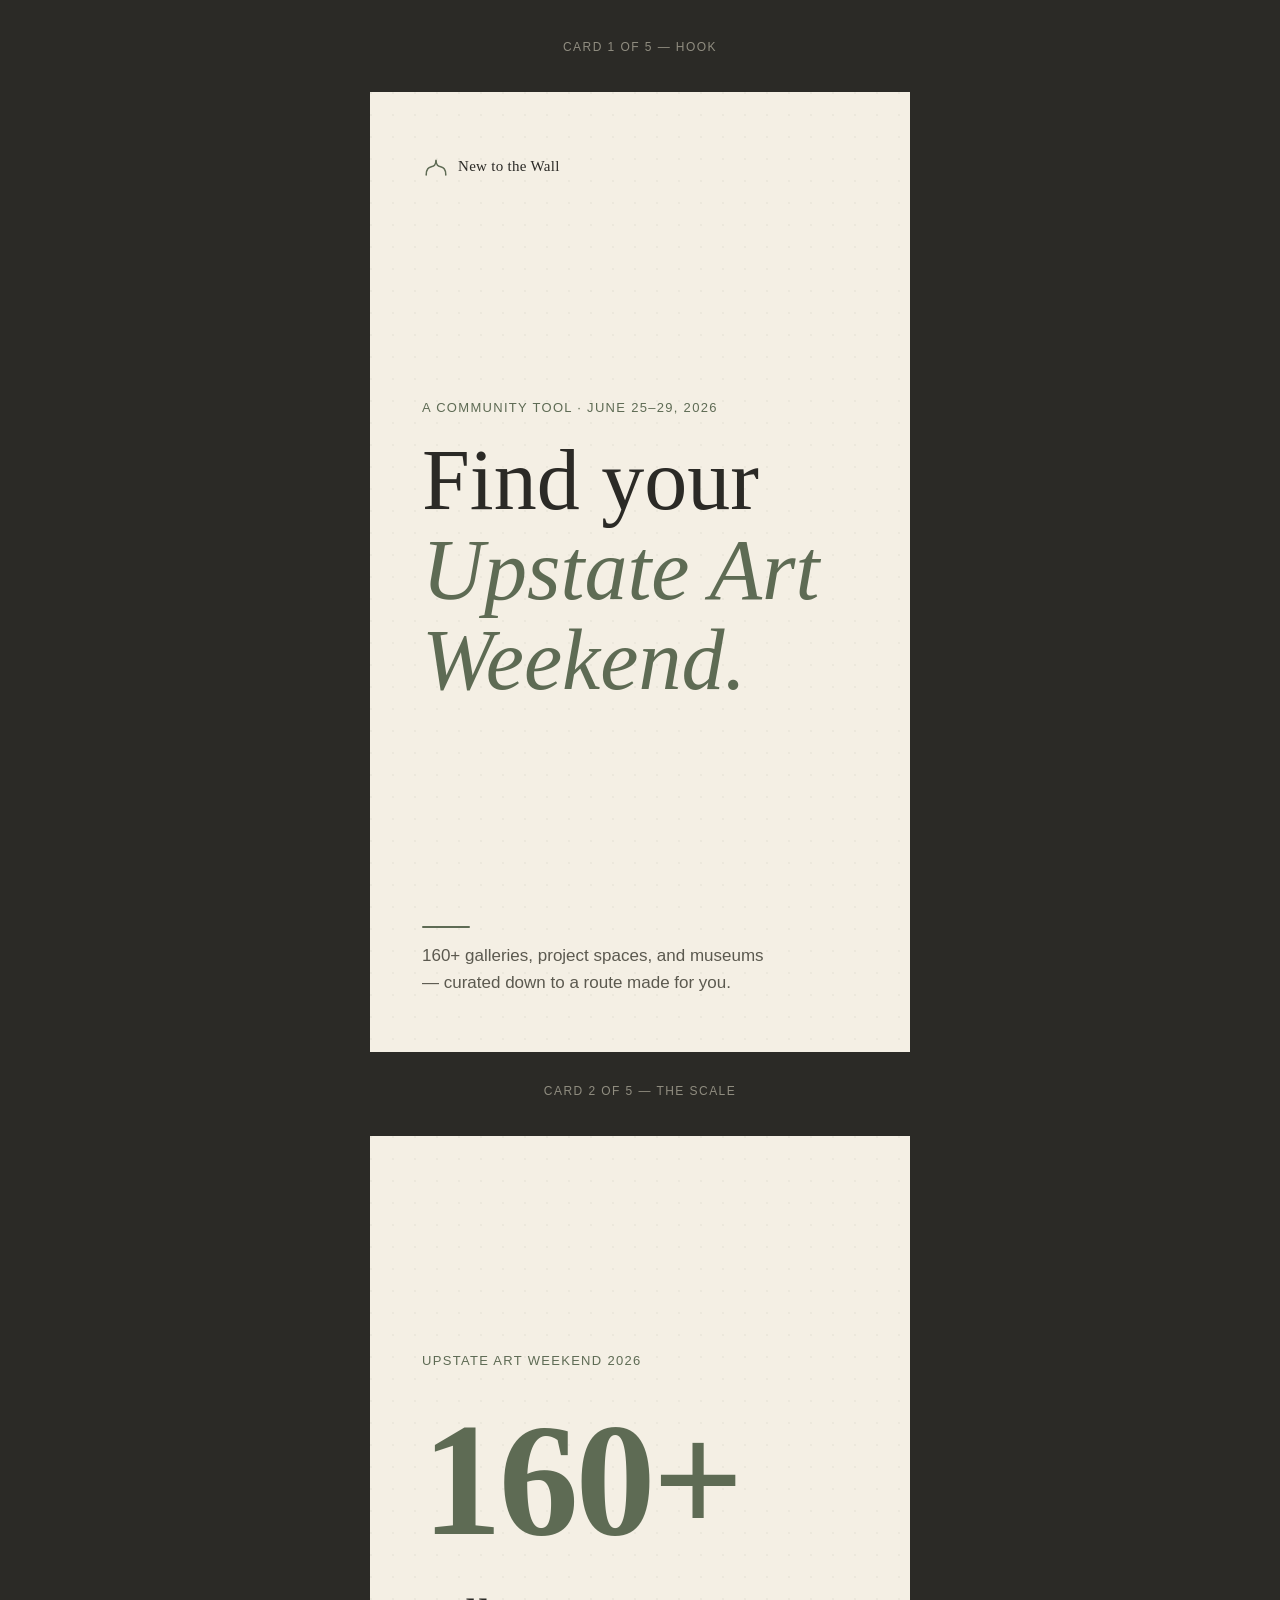
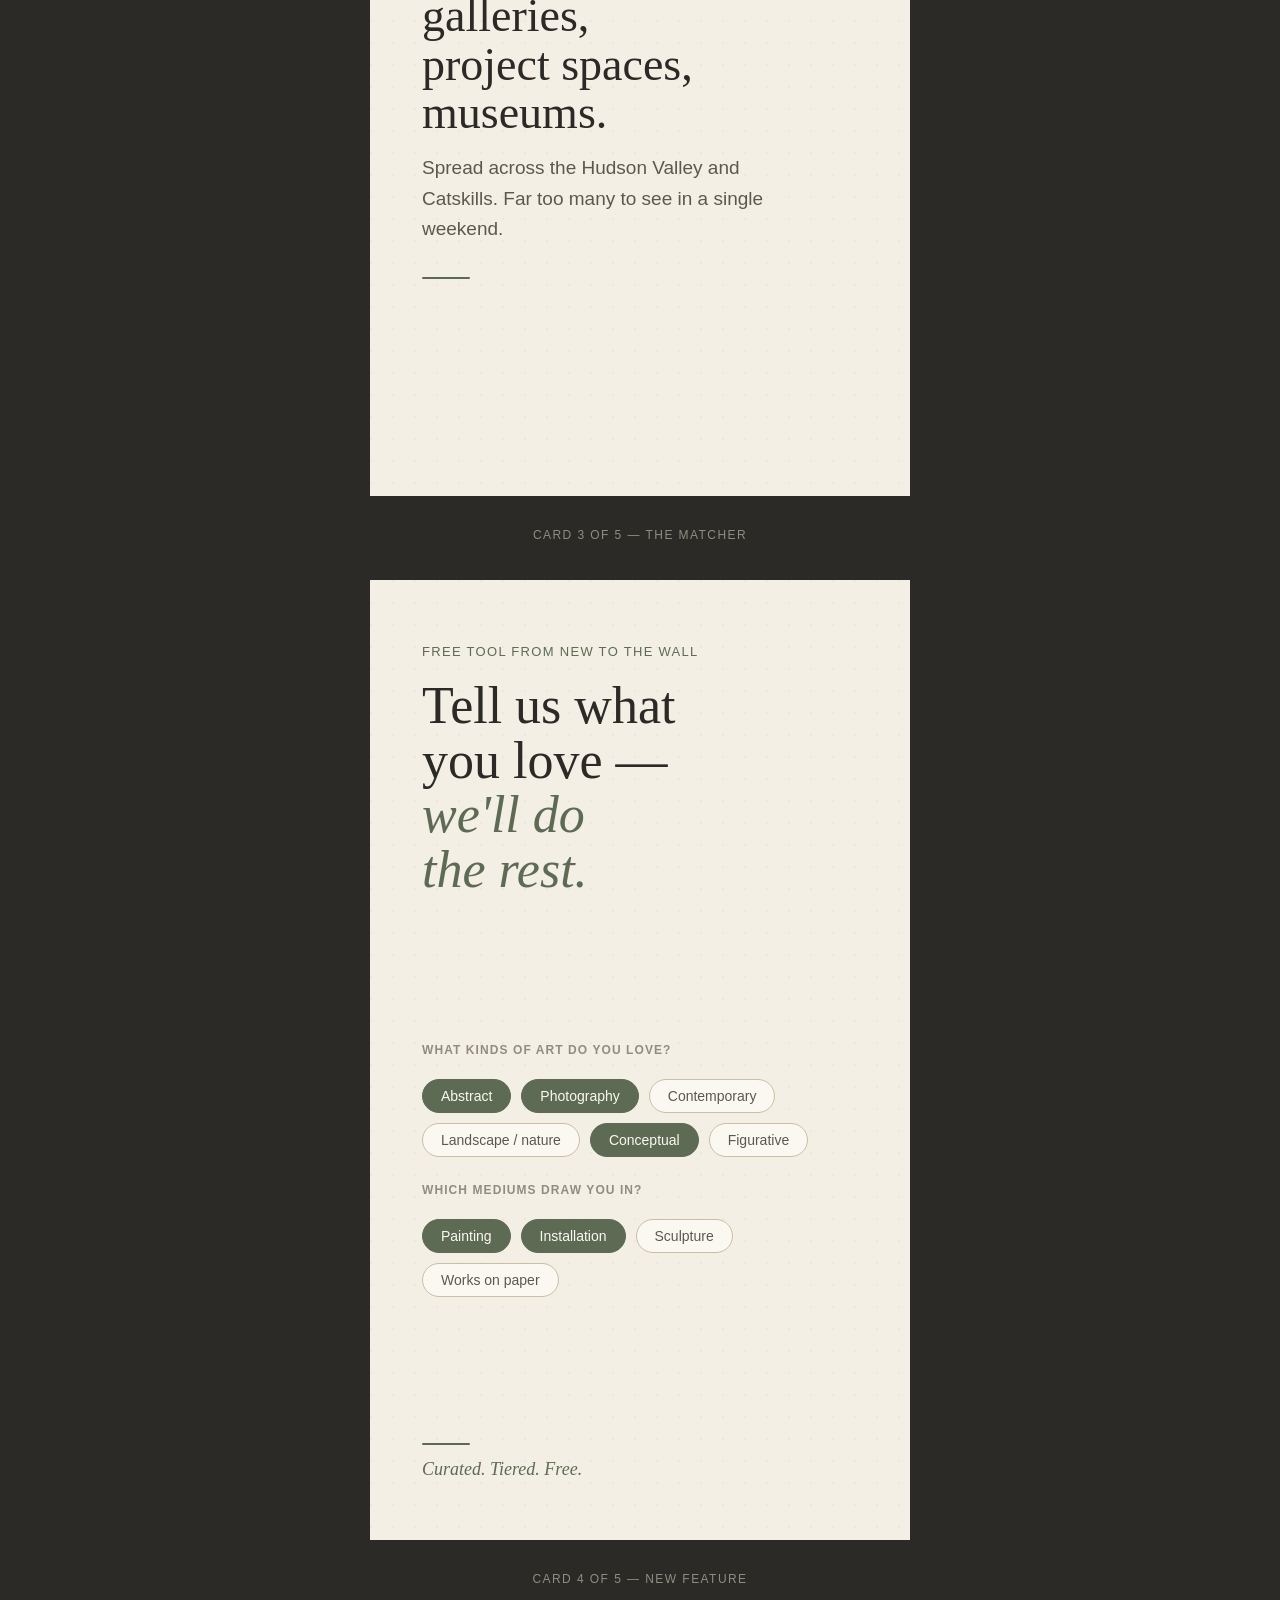
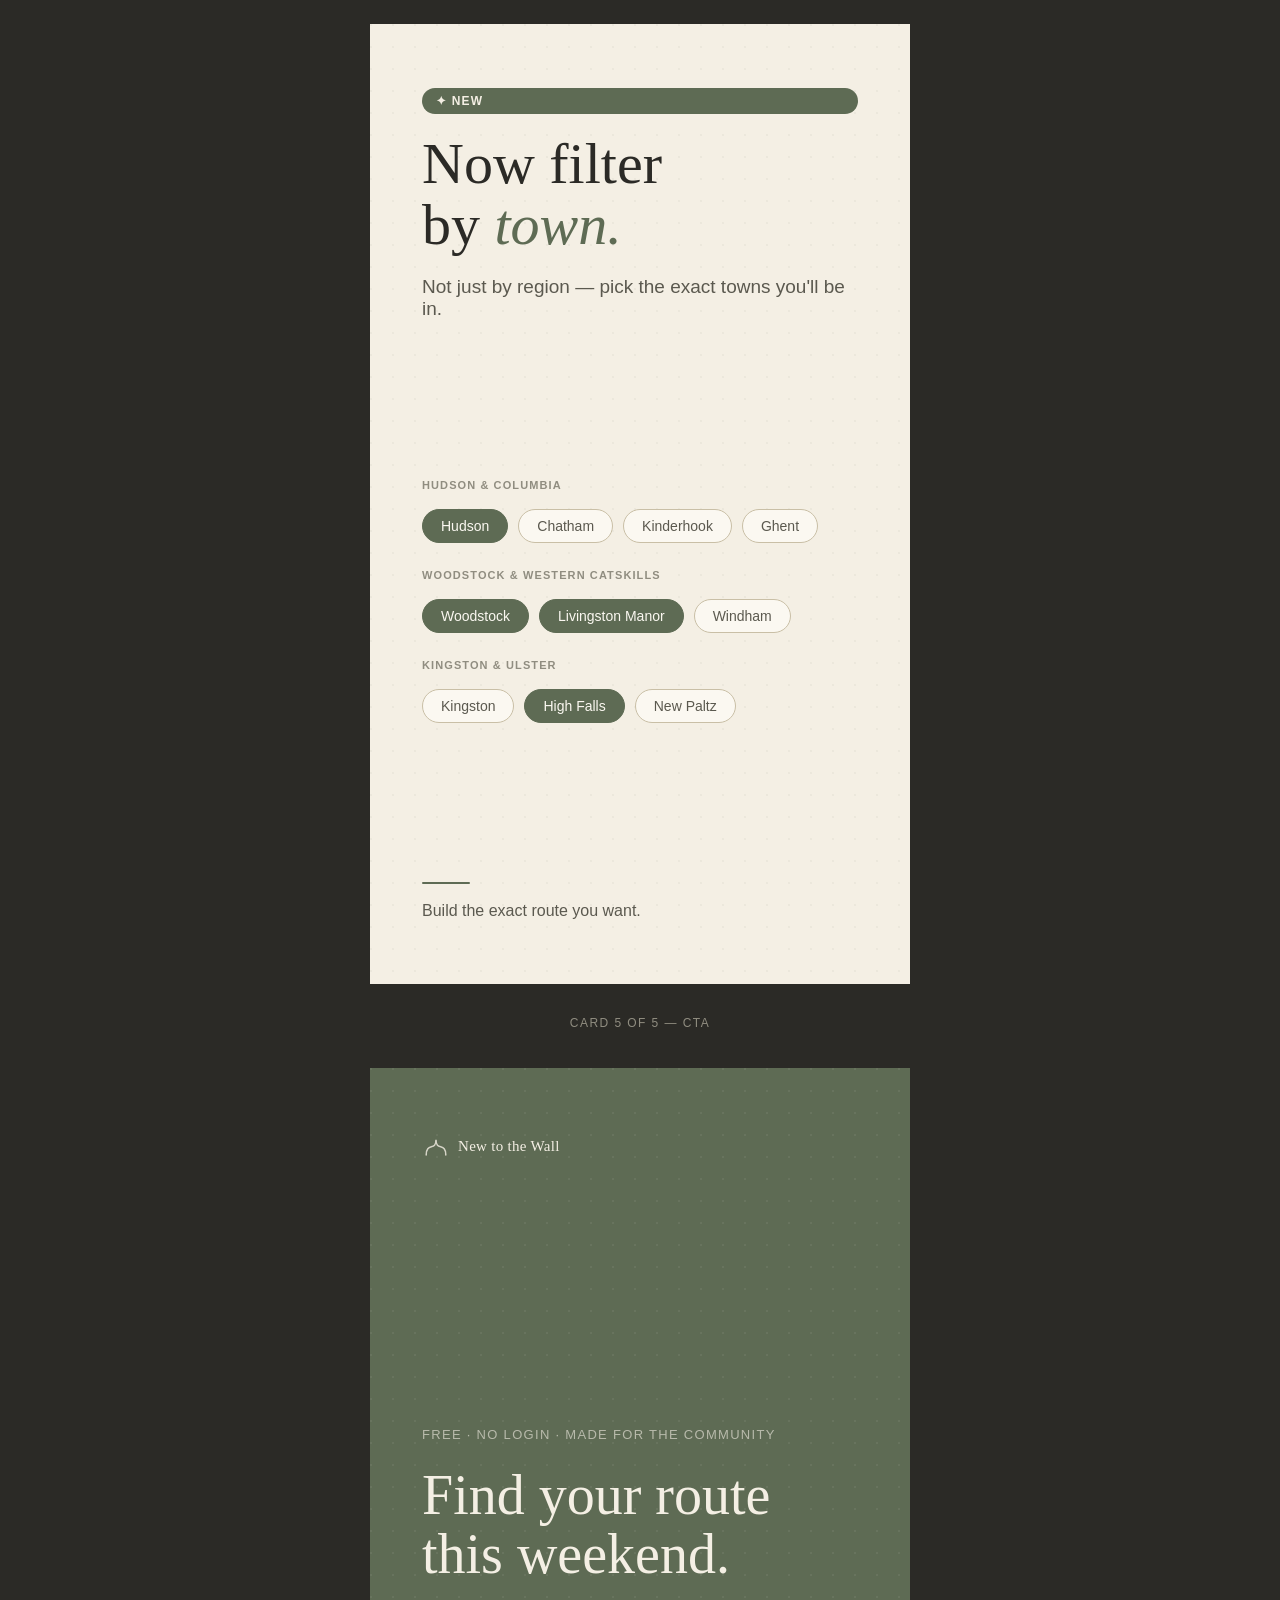
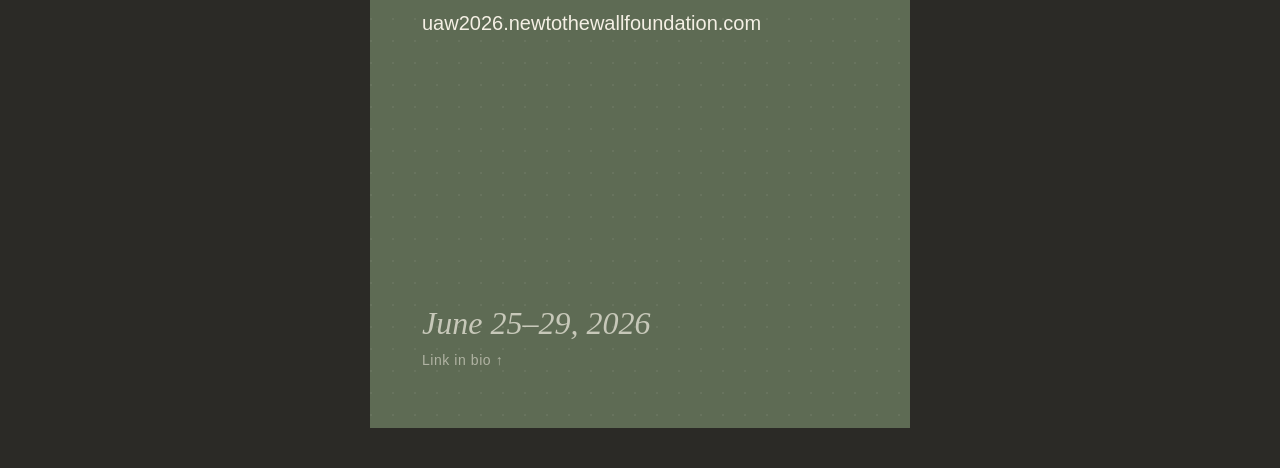
<file: reel-cards.html>
<!DOCTYPE html>
<html lang="en">
<head>
<meta charset="UTF-8" />
<meta name="viewport" content="width=device-width, initial-scale=1.0" />
<title>UAW 2026 · Reel Cards</title>
<link rel="preconnect" href="https://api.fontshare.com" crossorigin />
<link href="https://api.fontshare.com/v2/css?f[]=boska@400,500,700&f[]=general-sans@400,500,600&display=swap" rel="stylesheet" />
<style>
  * { box-sizing: border-box; margin: 0; padding: 0; }
  body {
    background: #2b2a26;
    font-family: 'General Sans', sans-serif;
    padding: 40px 20px;
    display: flex;
    flex-direction: column;
    gap: 32px;
    align-items: center;
  }
  .label {
    color: #908d80;
    font-size: 12px;
    letter-spacing: .12em;
    text-transform: uppercase;
    text-align: center;
    margin-bottom: 6px;
  }

  /* ── Card shell ── */
  .card {
    width: 540px;
    height: 960px;
    background: #f4efe4;
    position: relative;
    overflow: hidden;
    display: flex;
    flex-direction: column;
    /* dot texture from site */
    background-image: radial-gradient(circle at 1px 1px, rgba(94,107,84,.06) 1px, transparent 0);
    background-size: 22px 22px;
  }

  /* ── Shared type ── */
  .eyebrow {
    font-family: 'General Sans', sans-serif;
    font-size: 13px;
    font-weight: 500;
    letter-spacing: .1em;
    text-transform: uppercase;
    color: #5e6b54;
  }
  .display {
    font-family: 'Boska', Georgia, serif;
    font-weight: 500;
    line-height: 1.05;
    color: #2b2a26;
  }
  .body-text {
    font-family: 'General Sans', sans-serif;
    color: #5b594f;
    line-height: 1.6;
  }
  .sage-line {
    width: 48px;
    height: 2px;
    background: #5e6b54;
    border-radius: 2px;
  }
  .brand-mark {
    display: flex;
    align-items: center;
    gap: 8px;
    color: #5e6b54;
  }
  .brand-mark svg { flex-shrink: 0; }
  .brand-mark span {
    font-family: 'Boska', Georgia, serif;
    font-size: 15px;
    color: #2b2a26;
    letter-spacing: .02em;
  }

  /* Chip mockup */
  .chips-row {
    display: flex;
    flex-wrap: wrap;
    gap: 10px;
  }
  .chip-mock {
    padding: 8px 18px;
    border: 1.5px solid #c9bfa6;
    border-radius: 9999px;
    font-family: 'General Sans', sans-serif;
    font-size: 14px;
    font-weight: 500;
    color: #5b594f;
    background: #fbf8f1;
  }
  .chip-mock.active {
    background: #5e6b54;
    color: #fbf8f1;
    border-color: #5e6b54;
  }
  .region-label {
    font-size: 11px;
    font-weight: 600;
    letter-spacing: .1em;
    text-transform: uppercase;
    color: #908d80;
    width: 100%;
  }

  /* ════════════════════════════════
     CARD 1 — Hook
  ════════════════════════════════ */
  #card1 {
    justify-content: space-between;
    padding: 60px 52px 56px;
  }
  #card1 .top { display: flex; flex-direction: column; gap: 0; }
  #card1 .mid { display: flex; flex-direction: column; gap: 20px; }
  #card1 .h1 { font-size: 86px; }
  #card1 .h1 em { font-style: italic; color: #5e6b54; }
  #card1 .lede { font-size: 17px; max-width: 360px; }
  #card1 .bottom { display: flex; flex-direction: column; gap: 14px; }

  /* ════════════════════════════════
     CARD 2 — The scale
  ════════════════════════════════ */
  #card2 {
    justify-content: center;
    padding: 72px 52px;
    gap: 32px;
  }
  #card2 .big-num {
    font-family: 'Boska', Georgia, serif;
    font-size: 160px;
    font-weight: 700;
    color: #5e6b54;
    line-height: 1;
    letter-spacing: -.02em;
  }
  #card2 .mid-text { display: flex; flex-direction: column; gap: 16px; }
  #card2 .h2 { font-size: 46px; }
  #card2 .body-text { font-size: 19px; max-width: 380px; }

  /* ════════════════════════════════
     CARD 3 — The matcher
  ════════════════════════════════ */
  #card3 {
    justify-content: space-between;
    padding: 64px 52px 60px;
  }
  #card3 .top { display: flex; flex-direction: column; gap: 20px; }
  #card3 .h2 { font-size: 52px; }
  #card3 .h2 em { font-style: italic; color: #5e6b54; }
  #card3 .chips-section { display: flex; flex-direction: column; gap: 22px; }
  #card3 .section-label {
    font-size: 12px;
    font-weight: 600;
    letter-spacing: .09em;
    text-transform: uppercase;
    color: #908d80;
  }
  #card3 .bottom { display: flex; flex-direction: column; gap: 14px; }
  #card3 .tagline { font-size: 18px; font-weight: 500; color: #5e6b54; font-family: 'Boska', Georgia, serif; font-style: italic; }

  /* ════════════════════════════════
     CARD 4 — New feature
  ════════════════════════════════ */
  #card4 {
    justify-content: space-between;
    padding: 64px 52px 60px;
  }
  #card4 .new-badge {
    display: inline-flex;
    align-items: center;
    gap: 7px;
    background: #5e6b54;
    color: #f4efe4;
    font-family: 'General Sans', sans-serif;
    font-size: 12px;
    font-weight: 600;
    letter-spacing: .1em;
    text-transform: uppercase;
    padding: 6px 14px;
    border-radius: 9999px;
  }
  #card4 .h2 { font-size: 58px; }
  #card4 .h2 em { font-style: italic; color: #5e6b54; }
  #card4 .sub { font-size: 19px; color: #5b594f; }
  #card4 .town-chips { display: flex; flex-direction: column; gap: 18px; }
  #card4 .bottom { display: flex; flex-direction: column; gap: 14px; }

  /* ════════════════════════════════
     CARD 5 — CTA
  ════════════════════════════════ */
  #card5 {
    justify-content: space-between;
    padding: 64px 52px 60px;
    background-color: #5e6b54;
    background-image: radial-gradient(circle at 1px 1px, rgba(244,239,228,.07) 1px, transparent 0);
    background-size: 22px 22px;
  }
  #card5 .eyebrow { color: rgba(244,239,228,.6); }
  #card5 .h2 { font-size: 56px; color: #f4efe4; }
  #card5 .url {
    font-family: 'General Sans', sans-serif;
    font-size: 20px;
    font-weight: 500;
    color: #f4efe4;
    word-break: break-all;
    line-height: 1.5;
  }
  #card5 .dates {
    font-family: 'Boska', Georgia, serif;
    font-size: 32px;
    font-weight: 500;
    color: rgba(244,239,228,.7);
    font-style: italic;
  }
  #card5 .brand-mark span { color: #f4efe4; }
  #card5 .brand-mark svg path { stroke: rgba(244,239,228,.8); }
  #card5 .cta-note {
    font-size: 14px;
    color: rgba(244,239,228,.55);
    letter-spacing: .04em;
  }
</style>
</head>
<body>

<!-- ── CARD 1: Hook ── -->
<p class="label">Card 1 of 5 — Hook</p>
<div class="card" id="card1">
  <div class="top">
    <div class="brand-mark">
      <svg width="28" height="28" viewBox="0 0 40 40" fill="none">
        <path d="M6 33 C6 14, 20 28, 20 11 C20 28, 34 14, 34 33" stroke="#5e6b54" stroke-width="2.2" stroke-linecap="round" fill="none"/>
      </svg>
      <span>New to the Wall</span>
    </div>
  </div>
  <div class="mid">
    <div class="eyebrow">A community tool · June 25–29, 2026</div>
    <div class="display h1">Find your<br><em>Upstate Art Weekend.</em></div>
  </div>
  <div class="bottom">
    <div class="sage-line"></div>
    <p class="body-text lede">160+ galleries, project spaces, and museums — curated down to a route made for you.</p>
  </div>
</div>

<!-- ── CARD 2: Scale ── -->
<p class="label">Card 2 of 5 — The scale</p>
<div class="card" id="card2">
  <div class="eyebrow">Upstate Art Weekend 2026</div>
  <div class="big-num">160+</div>
  <div class="mid-text">
    <div class="display h2">galleries,<br>project spaces,<br>museums.</div>
    <p class="body-text" style="font-size:19px;">Spread across the Hudson Valley and Catskills. Far too many to see in a single weekend.</p>
  </div>
  <div class="sage-line"></div>
</div>

<!-- ── CARD 3: The matcher ── -->
<p class="label">Card 3 of 5 — The matcher</p>
<div class="card" id="card3">
  <div class="top">
    <div class="eyebrow">Free tool from New to the Wall</div>
    <div class="display h2">Tell us what<br>you love —<br><em>we'll do<br>the rest.</em></div>
  </div>
  <div class="chips-section">
    <div class="section-label">What kinds of art do you love?</div>
    <div class="chips-row">
      <div class="chip-mock active">Abstract</div>
      <div class="chip-mock active">Photography</div>
      <div class="chip-mock">Contemporary</div>
      <div class="chip-mock">Landscape / nature</div>
      <div class="chip-mock active">Conceptual</div>
      <div class="chip-mock">Figurative</div>
    </div>
    <div class="section-label" style="margin-top:4px;">Which mediums draw you in?</div>
    <div class="chips-row">
      <div class="chip-mock active">Painting</div>
      <div class="chip-mock active">Installation</div>
      <div class="chip-mock">Sculpture</div>
      <div class="chip-mock">Works on paper</div>
    </div>
  </div>
  <div class="bottom">
    <div class="sage-line"></div>
    <div class="tagline">Curated. Tiered. Free.</div>
  </div>
</div>

<!-- ── CARD 4: New feature ── -->
<p class="label">Card 4 of 5 — New feature</p>
<div class="card" id="card4">
  <div style="display:flex;flex-direction:column;gap:20px;">
    <div class="new-badge">✦ New</div>
    <div class="display h2">Now filter<br>by <em>town.</em></div>
    <p class="sub">Not just by region — pick the exact towns you'll be in.</p>
  </div>
  <div class="town-chips">
    <div class="region-label">Hudson &amp; Columbia</div>
    <div class="chips-row">
      <div class="chip-mock active">Hudson</div>
      <div class="chip-mock">Chatham</div>
      <div class="chip-mock">Kinderhook</div>
      <div class="chip-mock">Ghent</div>
    </div>
    <div class="region-label" style="margin-top:8px;">Woodstock &amp; Western Catskills</div>
    <div class="chips-row">
      <div class="chip-mock active">Woodstock</div>
      <div class="chip-mock active">Livingston Manor</div>
      <div class="chip-mock">Windham</div>
    </div>
    <div class="region-label" style="margin-top:8px;">Kingston &amp; Ulster</div>
    <div class="chips-row">
      <div class="chip-mock">Kingston</div>
      <div class="chip-mock active">High Falls</div>
      <div class="chip-mock">New Paltz</div>
    </div>
  </div>
  <div class="bottom">
    <div class="sage-line"></div>
    <p class="body-text" style="font-size:16px;">Build the exact route you want.</p>
  </div>
</div>

<!-- ── CARD 5: CTA ── -->
<p class="label">Card 5 of 5 — CTA</p>
<div class="card" id="card5">
  <div class="brand-mark">
    <svg width="28" height="28" viewBox="0 0 40 40" fill="none">
      <path d="M6 33 C6 14, 20 28, 20 11 C20 28, 34 14, 34 33" stroke="rgba(244,239,228,.8)" stroke-width="2.2" stroke-linecap="round" fill="none"/>
    </svg>
    <span>New to the Wall</span>
  </div>
  <div style="display:flex;flex-direction:column;gap:24px;">
    <div class="eyebrow">Free · No login · Made for the community</div>
    <div class="display h2">Find your route<br>this weekend.</div>
    <p class="url">uaw2026.newtothewallfoundation.com</p>
  </div>
  <div style="display:flex;flex-direction:column;gap:10px;">
    <div class="dates">June 25–29, 2026</div>
    <p class="cta-note">Link in bio ↑</p>
  </div>
</div>

</body>
</html>
</file>
